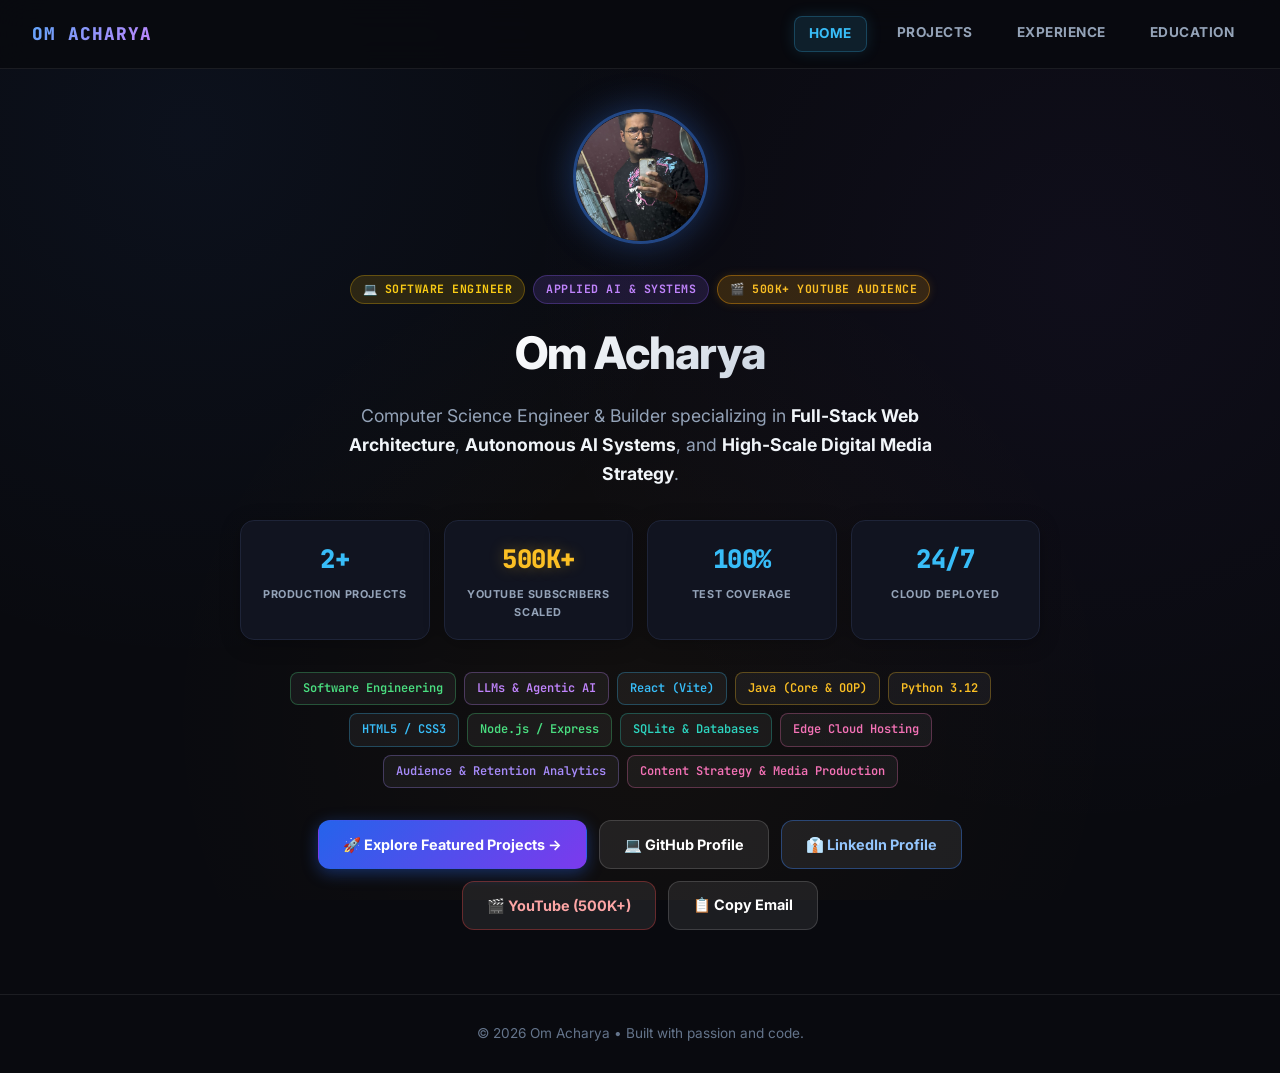
<file: index.html>
<!DOCTYPE html>
<html lang="en">
<head>
    <meta charset="UTF-8">
    <meta name="viewport" content="width=device-width, initial-scale=1.0">
    <title>Om Acharya | Software Engineer • AI Systems & Full-Stack Architecture</title>
    
    <!-- Meta & SEO Tags -->
    <meta name="description" content="Om Acharya — Computer Science Engineer specializing in Full-Stack Web Architecture, Autonomous AI Systems, High-Performance Computing, and Digital Media (500K+ YouTube Audience).">
    <meta name="keywords" content="Om Acharya, Software Engineer, Full-Stack AI, Python, React, Java, Node.js, Systems Architecture, Content Creator">
    <meta property="og:title" content="Om Acharya | Software Engineer • AI Systems & Full-Stack Architecture">
    <meta property="og:description" content="Explore production projects including AI Website Generator Studio, CLI Mathematical Engine, and 500K+ Creator milestone.">
    <meta property="og:type" content="website">
    <meta name="twitter:card" content="summary_large_image">

    <!-- High-Tech SVG Favicon -->
    <link rel="icon" type="image/svg+xml" href="data:image/svg+xml,<svg xmlns='http://www.w3.org/2000/svg' viewBox='0 0 100 100'><circle cx='50' cy='50' r='46' fill='%23090a0f' stroke='%233b82f6' stroke-width='6'/><text x='50' y='64' font-size='42' font-family='monospace' font-weight='bold' fill='%2338bdf8' text-anchor='middle'>OA</text></svg>">
    
    <link rel="stylesheet" href="style.css">
    <link rel="preconnect" href="https://fonts.googleapis.com">
    <link rel="preconnect" href="https://fonts.gstatic.com" crossorigin>
    <link href="https://fonts.googleapis.com/css2?family=Inter:wght@400;500;600;700;800&family=JetBrains+Mono:wght@400;500;700&display=swap" rel="stylesheet">
</head>
<body>
<nav class="top-nav">
    <div class="nav-brand"><a href="index.html">OM ACHARYA</a></div>
    <div class="nav-links">
        <a href="index.html" class="active">HOME</a>
        <a href="projects.html">PROJECTS</a>
        <a href="experience.html">EXPERIENCE</a>
        <a href="education.html">EDUCATION</a>
    </div>
</nav>

<div class="container hero-container">
    <div class="hero-avatar-wrap">
        <img src="cropped_circle_image.png" alt="Om Acharya" class="hero-avatar" />
    </div>

    <div class="card-badge-row" style="justify-content: center; margin-bottom: 14px;">
        <span class="badge badge-featured">💻 SOFTWARE ENGINEER</span>
        <span class="badge badge-role">APPLIED AI & SYSTEMS</span>
        <span class="badge badge-gold">🎬 500K+ YOUTUBE AUDIENCE</span>
    </div>

    <h1 class="hero-name">Om Acharya</h1>
    <p class="hero-bio">
        Computer Science Engineer & Builder specializing in <strong>Full-Stack Web Architecture</strong>, <strong>Autonomous AI Systems</strong>, and <strong>High-Scale Digital Media Strategy</strong>.
    </p>

    <!-- Quick Stats Metric Row (4 Columns) -->
    <div class="metrics-row">
        <div class="metric-card">
            <div class="metric-val">2+</div>
            <div class="metric-lbl">PRODUCTION PROJECTS</div>
        </div>
        <div class="metric-card">
            <div class="metric-val gold">500K+</div>
            <div class="metric-lbl">YOUTUBE SUBSCRIBERS SCALED</div>
        </div>
        <div class="metric-card">
            <div class="metric-val">100%</div>
            <div class="metric-lbl">TEST COVERAGE</div>
        </div>
        <div class="metric-card">
            <div class="metric-val">24/7</div>
            <div class="metric-lbl">CLOUD DEPLOYED</div>
        </div>
    </div>

    <!-- Core Skills Pills -->
    <div class="tech-pills" style="justify-content: center; max-width: 760px; margin: 0 auto 32px auto;">
        <span class="tech-pill node">Software Engineering</span>
        <span class="tech-pill ai">LLMs & Agentic AI</span>
        <span class="tech-pill react">React (Vite)</span>
        <span class="tech-pill python">Java (Core & OOP)</span>
        <span class="tech-pill python">Python 3.12</span>
        <span class="tech-pill html">HTML5 / CSS3</span>
        <span class="tech-pill node">Node.js / Express</span>
        <span class="tech-pill db">SQLite & Databases</span>
        <span class="tech-pill cloud">Edge Cloud Hosting</span>
        <span class="tech-pill auth">Audience & Retention Analytics</span>
        <span class="tech-pill cloud">Content Strategy & Media Production</span>
    </div>

    <!-- Navigation Action Buttons -->
    <div class="hero-cta-group">
        <a href="projects.html" class="btn btn-primary">
            🚀 Explore Featured Projects →
        </a>
        <a href="https://github.com/lukedale7776-web" target="_blank" rel="noopener noreferrer" class="btn btn-secondary">
            💻 GitHub Profile
        </a>
        <a href="https://www.linkedin.com/in/om-acharya-dev" target="_blank" rel="noopener noreferrer" class="btn btn-secondary" style="border-color: rgba(59, 130, 246, 0.4); color: #93c5fd;">
            👔 LinkedIn Profile
        </a>
        <a href="https://youtube.com/@bizarreshits?si=qPUZygNQybqfwOqD" target="_blank" rel="noopener noreferrer" class="btn btn-secondary" style="border-color: rgba(239, 68, 68, 0.35); color: #fca5a5;">
            🎬 YouTube (500K+)
        </a>
        <button id="copyEmailBtn" class="btn btn-secondary" onclick="copyEmail()">
            📋 Copy Email
        </button>
    </div>
    <div id="copyToast" class="copy-toast">Email copied to clipboard: lukedale7776@gmail.com ✨</div>
</div>

<footer class="footer">
    © 2026 Om Acharya • Built with passion and code.
</footer>

<script>
function copyEmail() {
    navigator.clipboard.writeText('lukedale7776@gmail.com').then(() => {
        const toast = document.getElementById('copyToast');
        const btn = document.getElementById('copyEmailBtn');
        btn.innerText = '✅ Copied!';
        toast.classList.add('show');
        setTimeout(() => {
            btn.innerText = '📋 Copy Email';
            toast.classList.remove('show');
        }, 2500);
    });
}
</script>
</body>
</html>
</file>
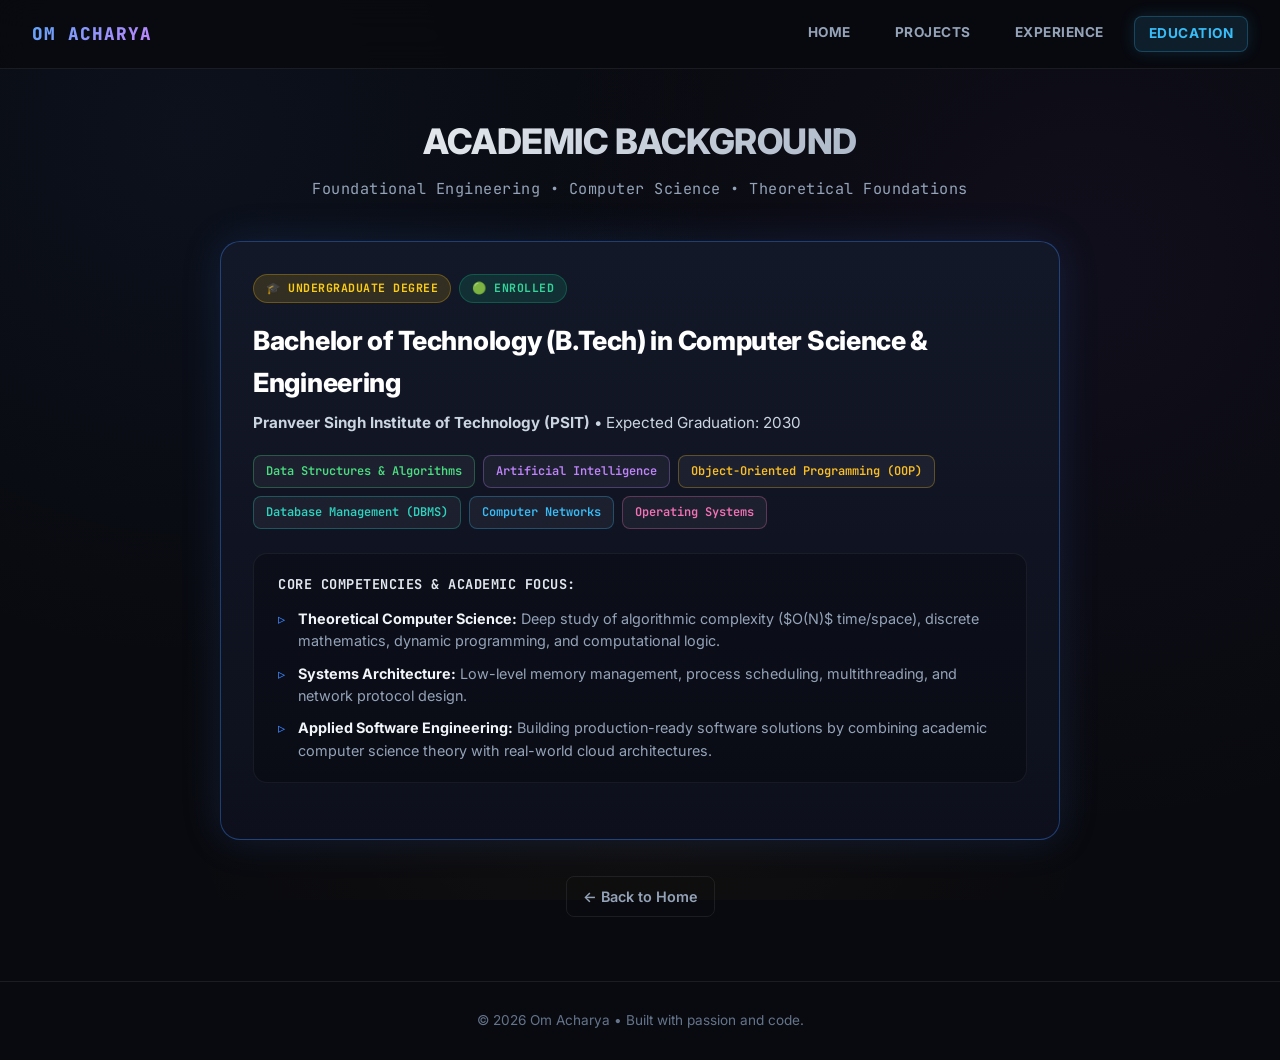
<file: education.html>
<!DOCTYPE html>
<html lang="en">
<head>
    <meta charset="UTF-8">
    <meta name="viewport" content="width=device-width, initial-scale=1.0">
    <title>Education | Om Acharya</title>
    <meta name="description" content="Academic background and foundational Computer Science Engineering education of Om Acharya.">
    <link rel="icon" type="image/svg+xml" href="data:image/svg+xml,<svg xmlns='http://www.w3.org/2000/svg' viewBox='0 0 100 100'><circle cx='50' cy='50' r='46' fill='%23090a0f' stroke='%233b82f6' stroke-width='6'/><text x='50' y='64' font-size='42' font-family='monospace' font-weight='bold' fill='%2338bdf8' text-anchor='middle'>OA</text></svg>">
    <link rel="stylesheet" href="style.css">
    <link rel="preconnect" href="https://fonts.googleapis.com">
    <link rel="preconnect" href="https://fonts.gstatic.com" crossorigin>
    <link href="https://fonts.googleapis.com/css2?family=Inter:wght@400;500;600;700;800&family=JetBrains+Mono:wght@400;500;700&display=swap" rel="stylesheet">
</head>
<body>
<nav class="top-nav">
    <div class="nav-brand"><a href="index.html">OM ACHARYA</a></div>
    <div class="nav-links">
        <a href="index.html">HOME</a>
        <a href="projects.html">PROJECTS</a>
        <a href="experience.html">EXPERIENCE</a>
        <a href="education.html" class="active">EDUCATION</a>
    </div>
</nav>

<div class="container">
    <header class="page-header">
        <h1 class="page-title">ACADEMIC BACKGROUND</h1>
        <p class="page-subtitle">Foundational Engineering • Computer Science • Theoretical Foundations</p>
    </header>

    <div class="project-card flagship-card">
        <div class="card-badge-row">
            <span class="badge badge-featured">🎓 UNDERGRADUATE DEGREE</span>
            <span class="badge badge-status">🟢 ENROLLED</span>
        </div>
        
        <h2 class="project-title">Bachelor of Technology (B.Tech) in Computer Science & Engineering</h2>
        <p class="project-tagline"><strong>Pranveer Singh Institute of Technology (PSIT)</strong> • Expected Graduation: 2030</p>

        <div class="tech-pills">
            <span class="tech-pill node">Data Structures & Algorithms</span>
            <span class="tech-pill ai">Artificial Intelligence</span>
            <span class="tech-pill python">Object-Oriented Programming (OOP)</span>
            <span class="tech-pill db">Database Management (DBMS)</span>
            <span class="tech-pill react">Computer Networks</span>
            <span class="tech-pill cloud">Operating Systems</span>
        </div>

        <div class="project-highlights">
            <h4 class="highlights-title">Core Competencies & Academic Focus:</h4>
            <ul class="highlights-list">
                <li><strong>Theoretical Computer Science:</strong> Deep study of algorithmic complexity ($O(N)$ time/space), discrete mathematics, dynamic programming, and computational logic.</li>
                <li><strong>Systems Architecture:</strong> Low-level memory management, process scheduling, multithreading, and network protocol design.</li>
                <li><strong>Applied Software Engineering:</strong> Building production-ready software solutions by combining academic computer science theory with real-world cloud architectures.</li>
            </ul>
        </div>
    </div>

    <div class="nav-footer">
        <a href="index.html" class="btn-back">← Back to Home</a>
    </div>
</div>

<footer class="footer">
    © 2026 Om Acharya • Built with passion and code.
</footer>
</body>
</html>
</file>
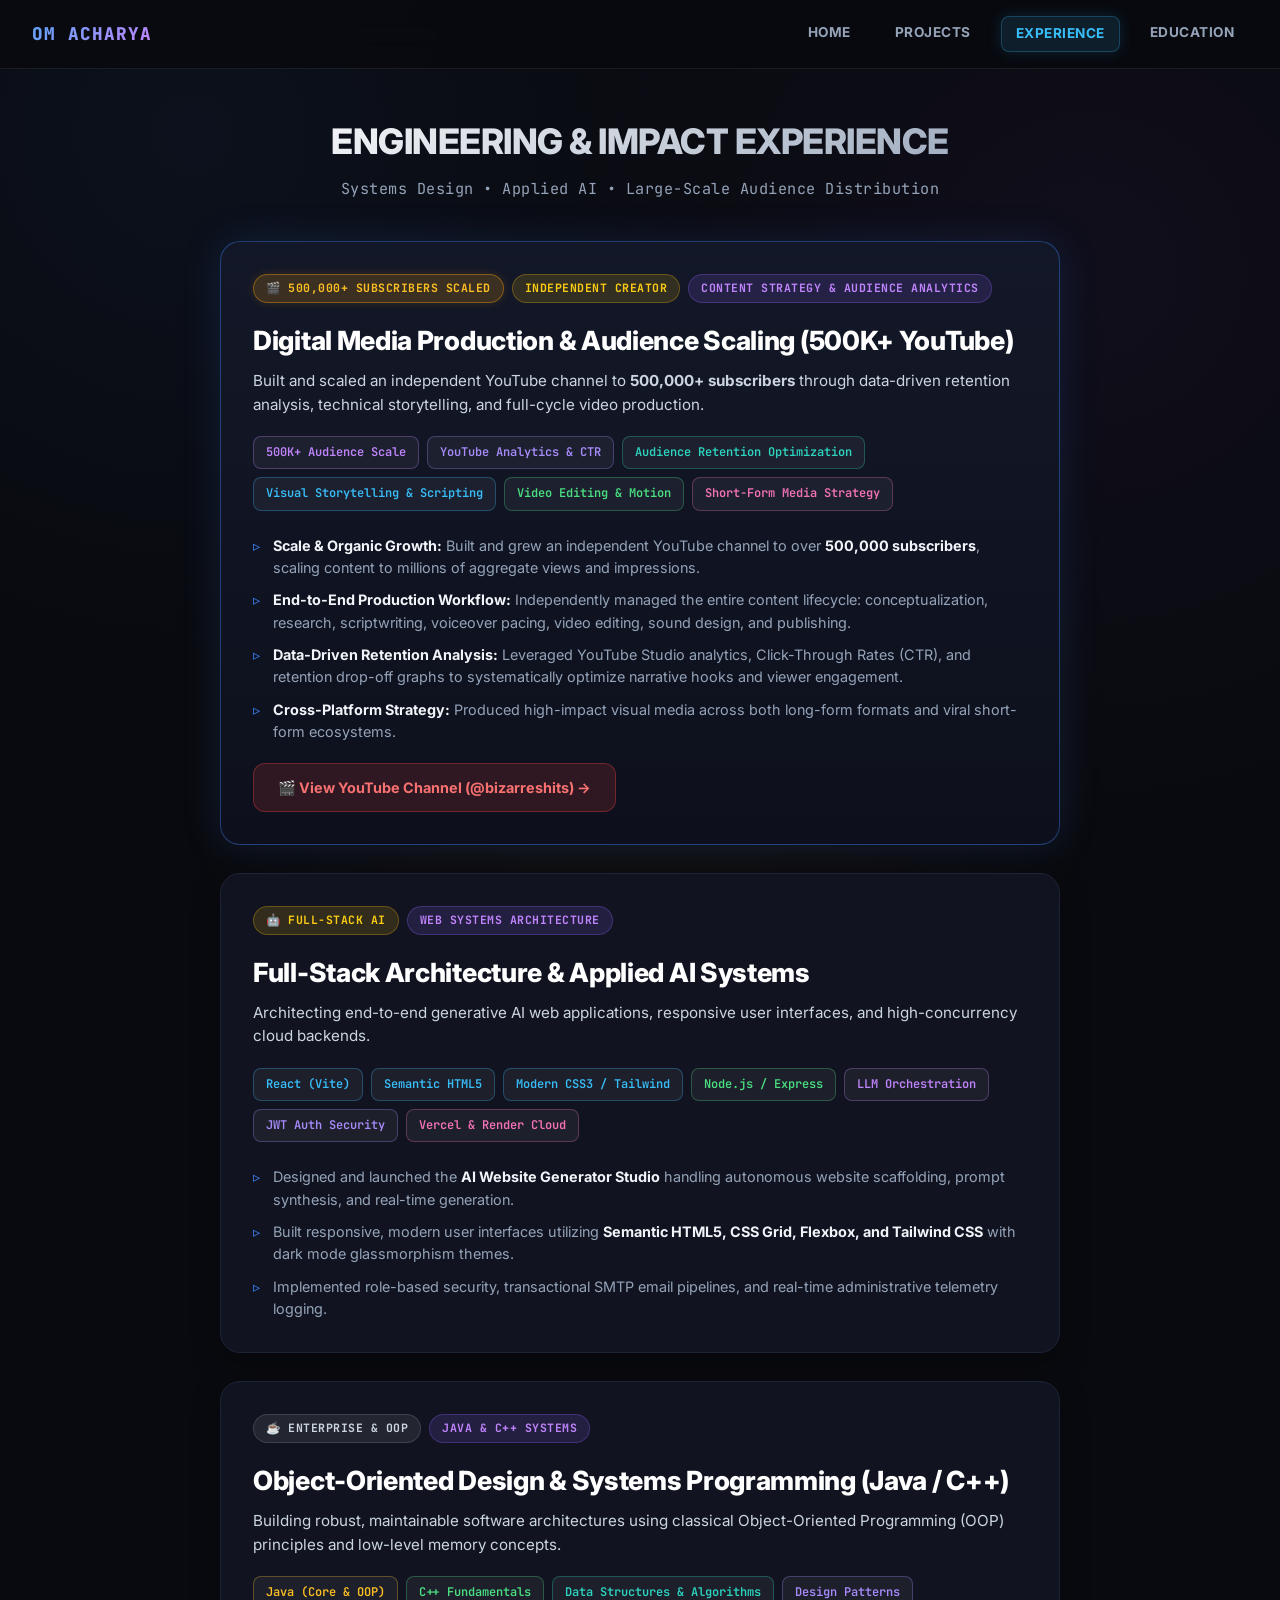
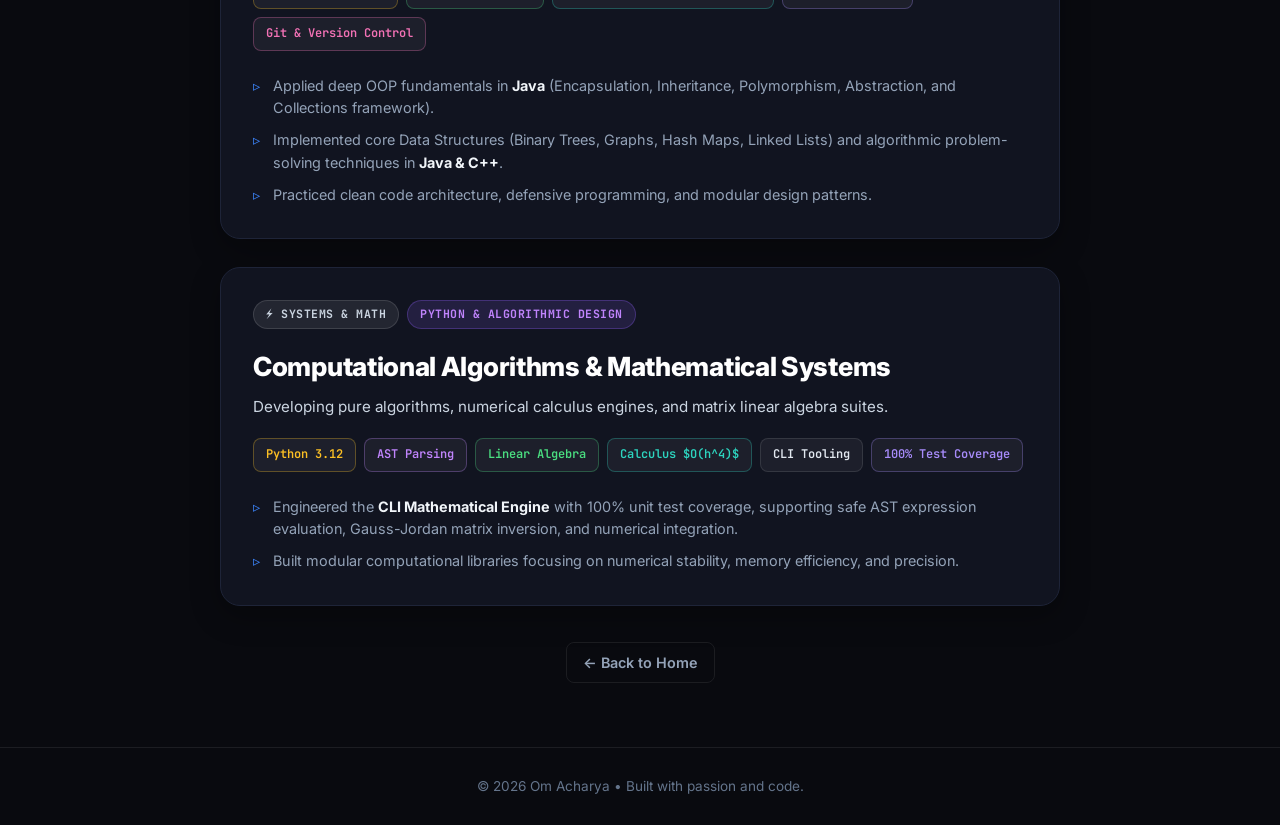
<file: experience.html>
<!DOCTYPE html>
<html lang="en">
<head>
    <meta charset="UTF-8">
    <meta name="viewport" content="width=device-width, initial-scale=1.0">
    <title>Experience & Skills | Om Acharya</title>
    <meta name="description" content="Technical disciplines, Java/C++ systems, full-stack web, algorithmic engineering, and 500K+ YouTube audience creator experience of Om Acharya.">
    <link rel="icon" type="image/svg+xml" href="data:image/svg+xml,<svg xmlns='http://www.w3.org/2000/svg' viewBox='0 0 100 100'><circle cx='50' cy='50' r='46' fill='%23090a0f' stroke='%233b82f6' stroke-width='6'/><text x='50' y='64' font-size='42' font-family='monospace' font-weight='bold' fill='%2338bdf8' text-anchor='middle'>OA</text></svg>">
    <link rel="stylesheet" href="style.css">
    <link rel="preconnect" href="https://fonts.googleapis.com">
    <link rel="preconnect" href="https://fonts.gstatic.com" crossorigin>
    <link href="https://fonts.googleapis.com/css2?family=Inter:wght@400;500;600;700;800&family=JetBrains+Mono:wght@400;500;700&display=swap" rel="stylesheet">
</head>
<body>
<nav class="top-nav">
    <div class="nav-brand"><a href="index.html">OM ACHARYA</a></div>
    <div class="nav-links">
        <a href="index.html">HOME</a>
        <a href="projects.html">PROJECTS</a>
        <a href="experience.html" class="active">EXPERIENCE</a>
        <a href="education.html">EDUCATION</a>
    </div>
</nav>

<div class="container">
    <header class="page-header">
        <h1 class="page-title">ENGINEERING & IMPACT EXPERIENCE</h1>
        <p class="page-subtitle">Systems Design • Applied AI • Large-Scale Audience Distribution</p>
    </header>

    <!-- DOMAIN 1: Digital Media & 500K+ Audience Creator -->
    <div class="project-card flagship-card">
        <div class="card-badge-row">
            <span class="badge badge-gold">🎬 500,000+ SUBSCRIBERS SCALED</span>
            <span class="badge badge-featured">INDEPENDENT CREATOR</span>
            <span class="badge badge-role">Content Strategy & Audience Analytics</span>
        </div>
        <h2 class="project-title">Digital Media Production & Audience Scaling (500K+ YouTube)</h2>
        <p class="project-tagline">Built and scaled an independent YouTube channel to <strong>500,000+ subscribers</strong> through data-driven retention analysis, technical storytelling, and full-cycle video production.</p>
        <div class="tech-pills">
            <span class="tech-pill ai">500K+ Audience Scale</span>
            <span class="tech-pill auth">YouTube Analytics & CTR</span>
            <span class="tech-pill db">Audience Retention Optimization</span>
            <span class="tech-pill react">Visual Storytelling & Scripting</span>
            <span class="tech-pill node">Video Editing & Motion</span>
            <span class="tech-pill cloud">Short-Form Media Strategy</span>
        </div>
        <ul class="highlights-list">
            <li><strong>Scale & Organic Growth:</strong> Built and grew an independent YouTube channel to over <strong>500,000 subscribers</strong>, scaling content to millions of aggregate views and impressions.</li>
            <li><strong>End-to-End Production Workflow:</strong> Independently managed the entire content lifecycle: conceptualization, research, scriptwriting, voiceover pacing, video editing, sound design, and publishing.</li>
            <li><strong>Data-Driven Retention Analysis:</strong> Leveraged YouTube Studio analytics, Click-Through Rates (CTR), and retention drop-off graphs to systematically optimize narrative hooks and viewer engagement.</li>
            <li><strong>Cross-Platform Strategy:</strong> Produced high-impact visual media across both long-form formats and viral short-form ecosystems.</li>
        </ul>
        <div style="margin-top: 20px;">
            <a href="https://youtube.com/@bizarreshits?si=qPUZygNQybqfwOqD" target="_blank" rel="noopener noreferrer" class="btn btn-secondary" style="background: rgba(239, 68, 68, 0.15); color: #f87171; border-color: rgba(239, 68, 68, 0.35);">
                🎬 View YouTube Channel (@bizarreshits) →
            </a>
        </div>
    </div>

    <!-- DOMAIN 2: Full-Stack Web & AI Platforms -->
    <div class="project-card" style="margin-top: 24px;">
        <div class="card-badge-row">
            <span class="badge badge-featured">🤖 FULL-STACK AI</span>
            <span class="badge badge-role">Web Systems Architecture</span>
        </div>
        <h2 class="project-title">Full-Stack Architecture & Applied AI Systems</h2>
        <p class="project-tagline">Architecting end-to-end generative AI web applications, responsive user interfaces, and high-concurrency cloud backends.</p>
        <div class="tech-pills">
            <span class="tech-pill react">React (Vite)</span>
            <span class="tech-pill html">Semantic HTML5</span>
            <span class="tech-pill react">Modern CSS3 / Tailwind</span>
            <span class="tech-pill node">Node.js / Express</span>
            <span class="tech-pill ai">LLM Orchestration</span>
            <span class="tech-pill auth">JWT Auth Security</span>
            <span class="tech-pill cloud">Vercel & Render Cloud</span>
        </div>
        <ul class="highlights-list">
            <li>Designed and launched the <strong>AI Website Generator Studio</strong> handling autonomous website scaffolding, prompt synthesis, and real-time generation.</li>
            <li>Built responsive, modern user interfaces utilizing <strong>Semantic HTML5, CSS Grid, Flexbox, and Tailwind CSS</strong> with dark mode glassmorphism themes.</li>
            <li>Implemented role-based security, transactional SMTP email pipelines, and real-time administrative telemetry logging.</li>
        </ul>
    </div>

    <!-- DOMAIN 3: Core Object-Oriented & Systems Engineering (Java & C++) -->
    <div class="project-card" style="margin-top: 24px;">
        <div class="card-badge-row">
            <span class="badge badge-category">☕ Enterprise & OOP</span>
            <span class="badge badge-role">Java & C++ Systems</span>
        </div>
        <h2 class="project-title">Object-Oriented Design & Systems Programming (Java / C++)</h2>
        <p class="project-tagline">Building robust, maintainable software architectures using classical Object-Oriented Programming (OOP) principles and low-level memory concepts.</p>
        <div class="tech-pills">
            <span class="tech-pill python">Java (Core & OOP)</span>
            <span class="tech-pill node">C++ Fundamentals</span>
            <span class="tech-pill db">Data Structures & Algorithms</span>
            <span class="tech-pill auth">Design Patterns</span>
            <span class="tech-pill cloud">Git & Version Control</span>
        </div>
        <ul class="highlights-list">
            <li>Applied deep OOP fundamentals in <strong>Java</strong> (Encapsulation, Inheritance, Polymorphism, Abstraction, and Collections framework).</li>
            <li>Implemented core Data Structures (Binary Trees, Graphs, Hash Maps, Linked Lists) and algorithmic problem-solving techniques in <strong>Java & C++</strong>.</li>
            <li>Practiced clean code architecture, defensive programming, and modular design patterns.</li>
        </ul>
    </div>

    <!-- DOMAIN 4: Computational Algorithms & Python -->
    <div class="project-card" style="margin-top: 24px;">
        <div class="card-badge-row">
            <span class="badge badge-category">⚡ Systems & Math</span>
            <span class="badge badge-role">Python & Algorithmic Design</span>
        </div>
        <h2 class="project-title">Computational Algorithms & Mathematical Systems</h2>
        <p class="project-tagline">Developing pure algorithms, numerical calculus engines, and matrix linear algebra suites.</p>
        <div class="tech-pills">
            <span class="tech-pill python">Python 3.12</span>
            <span class="tech-pill ai">AST Parsing</span>
            <span class="tech-pill node">Linear Algebra</span>
            <span class="tech-pill db">Calculus $O(h^4)$</span>
            <span class="tech-pill sys">CLI Tooling</span>
            <span class="tech-pill auth">100% Test Coverage</span>
        </div>
        <ul class="highlights-list">
            <li>Engineered the <strong>CLI Mathematical Engine</strong> with 100% unit test coverage, supporting safe AST expression evaluation, Gauss-Jordan matrix inversion, and numerical integration.</li>
            <li>Built modular computational libraries focusing on numerical stability, memory efficiency, and precision.</li>
        </ul>
    </div>

    <div class="nav-footer">
        <a href="index.html" class="btn-back">← Back to Home</a>
    </div>
</div>

<footer class="footer">
    © 2026 Om Acharya • Built with passion and code.
</footer>
</body>
</html>
</file>
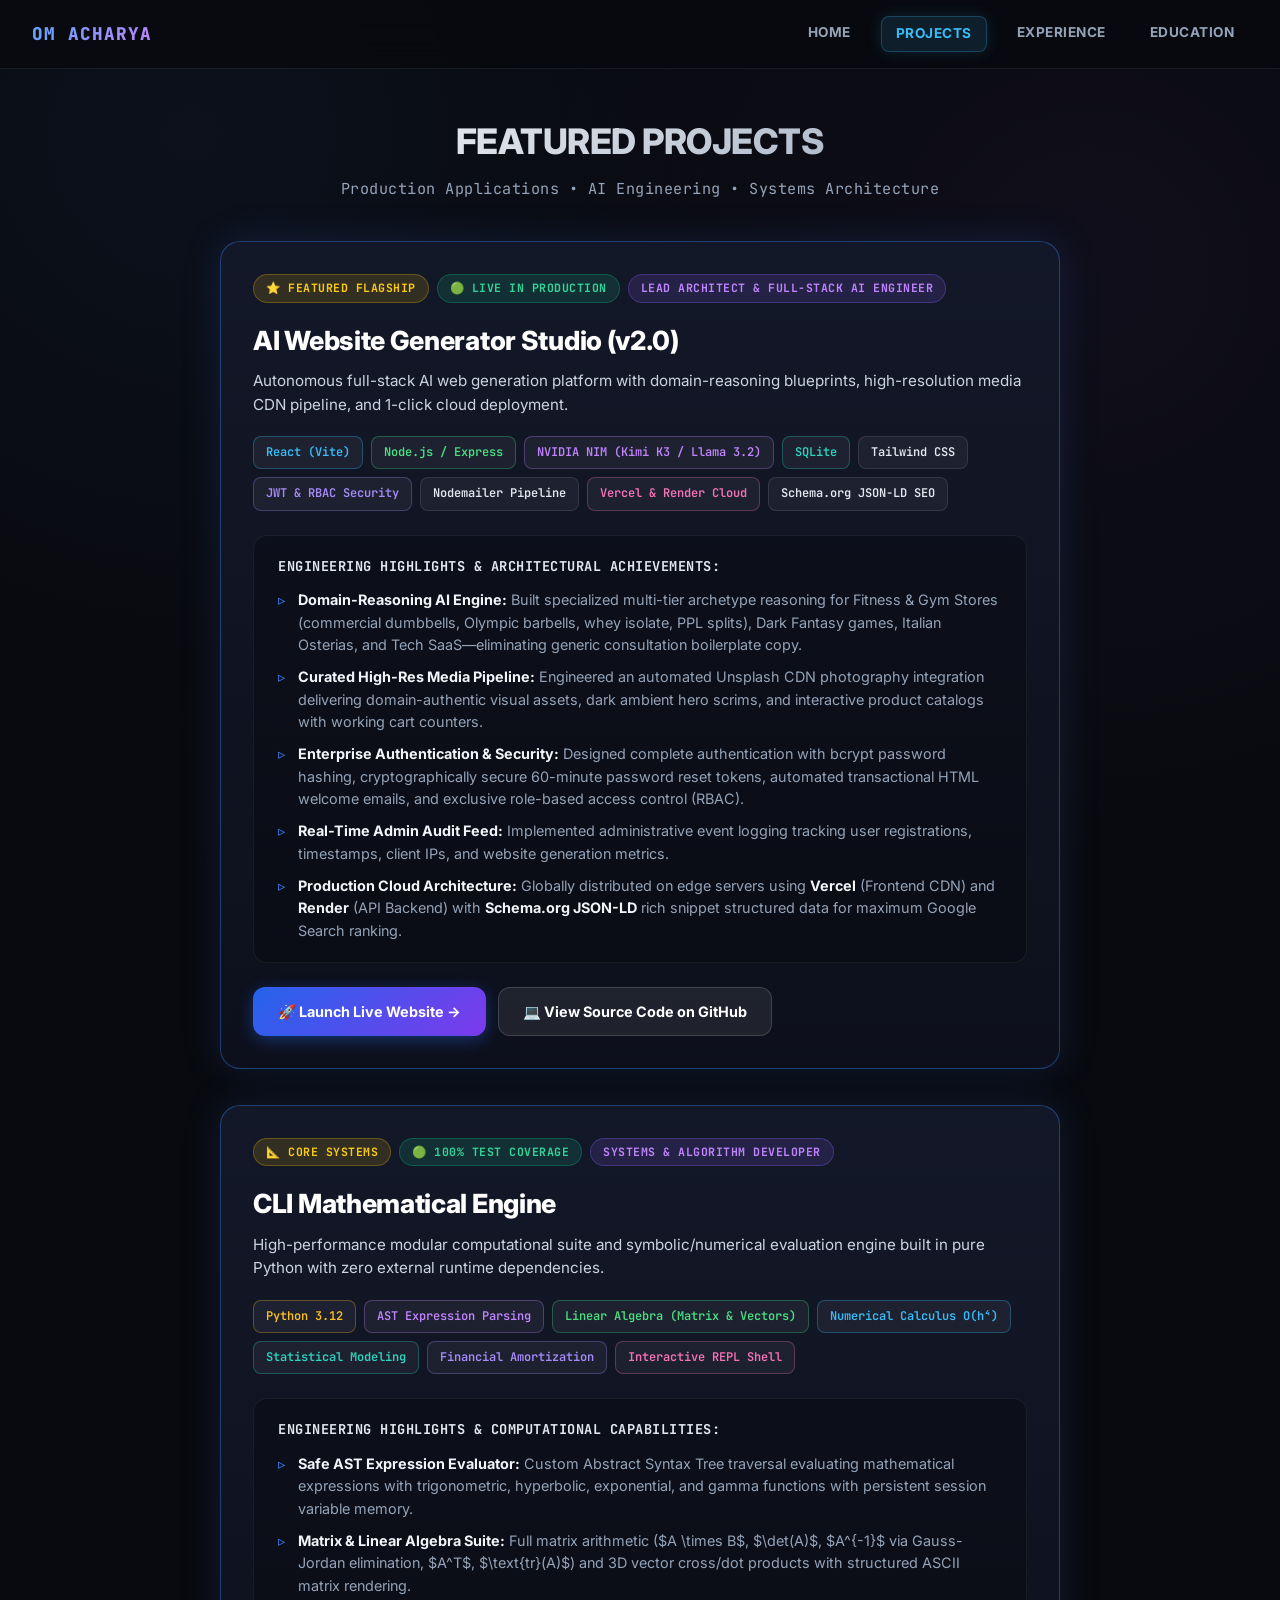
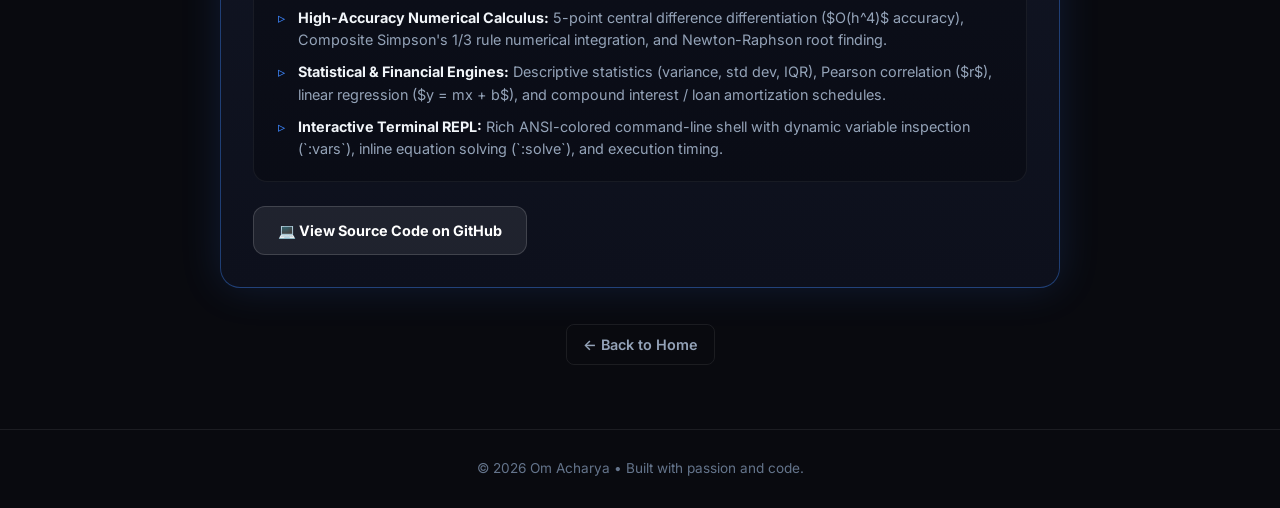
<file: projects.html>
<!DOCTYPE html>
<html lang="en">
<head>
    <meta charset="UTF-8">
    <meta name="viewport" content="width=device-width, initial-scale=1.0">
    <title>Featured Projects | Om Acharya</title>
    <meta name="description" content="Featured production software and algorithmic systems engineered by Om Acharya.">
    <link rel="icon" type="image/svg+xml" href="data:image/svg+xml,<svg xmlns='http://www.w3.org/2000/svg' viewBox='0 0 100 100'><circle cx='50' cy='50' r='46' fill='%23090a0f' stroke='%233b82f6' stroke-width='6'/><text x='50' y='64' font-size='42' font-family='monospace' font-weight='bold' fill='%2338bdf8' text-anchor='middle'>OA</text></svg>">
    <link rel="stylesheet" href="style.css">
    <link rel="preconnect" href="https://fonts.googleapis.com">
    <link rel="preconnect" href="https://fonts.gstatic.com" crossorigin>
    <link href="https://fonts.googleapis.com/css2?family=Inter:wght@400;500;600;700;800&family=JetBrains+Mono:wght@400;500;700&display=swap" rel="stylesheet">
</head>
<body>
<nav class="top-nav">
    <div class="nav-brand"><a href="index.html">OM ACHARYA</a></div>
    <div class="nav-links">
        <a href="index.html">HOME</a>
        <a href="projects.html" class="active">PROJECTS</a>
        <a href="experience.html">EXPERIENCE</a>
        <a href="education.html">EDUCATION</a>
    </div>
</nav>

<div class="container">
    <header class="page-header">
        <h1 class="page-title">FEATURED PROJECTS</h1>
        <p class="page-subtitle">Production Applications • AI Engineering • Systems Architecture</p>
    </header>

    <!-- PROJECT 1: AI Website Generator Studio -->
    <div class="project-card flagship-card">
        <div class="card-badge-row">
            <span class="badge badge-featured">⭐ FEATURED FLAGSHIP</span>
            <span class="badge badge-status">🟢 LIVE IN PRODUCTION</span>
            <span class="badge badge-role">Lead Architect & Full-Stack AI Engineer</span>
        </div>
        
        <h2 class="project-title">AI Website Generator Studio (v2.0)</h2>
        <p class="project-tagline">Autonomous full-stack AI web generation platform with domain-reasoning blueprints, high-resolution media CDN pipeline, and 1-click cloud deployment.</p>

        <div class="tech-pills">
            <span class="tech-pill react">React (Vite)</span>
            <span class="tech-pill node">Node.js / Express</span>
            <span class="tech-pill ai">NVIDIA NIM (Kimi K3 / Llama 3.2)</span>
            <span class="tech-pill db">SQLite</span>
            <span class="tech-pill tailwind">Tailwind CSS</span>
            <span class="tech-pill auth">JWT & RBAC Security</span>
            <span class="tech-pill mail">Nodemailer Pipeline</span>
            <span class="tech-pill cloud">Vercel & Render Cloud</span>
            <span class="tech-pill seo">Schema.org JSON-LD SEO</span>
        </div>

        <div class="project-highlights">
            <h4 class="highlights-title">Engineering Highlights & Architectural Achievements:</h4>
            <ul class="highlights-list">
                <li><strong>Domain-Reasoning AI Engine:</strong> Built specialized multi-tier archetype reasoning for Fitness & Gym Stores (commercial dumbbells, Olympic barbells, whey isolate, PPL splits), Dark Fantasy games, Italian Osterias, and Tech SaaS—eliminating generic consultation boilerplate copy.</li>
                <li><strong>Curated High-Res Media Pipeline:</strong> Engineered an automated Unsplash CDN photography integration delivering domain-authentic visual assets, dark ambient hero scrims, and interactive product catalogs with working cart counters.</li>
                <li><strong>Enterprise Authentication & Security:</strong> Designed complete authentication with bcrypt password hashing, cryptographically secure 60-minute password reset tokens, automated transactional HTML welcome emails, and exclusive role-based access control (RBAC).</li>
                <li><strong>Real-Time Admin Audit Feed:</strong> Implemented administrative event logging tracking user registrations, timestamps, client IPs, and website generation metrics.</li>
                <li><strong>Production Cloud Architecture:</strong> Globally distributed on edge servers using <strong>Vercel</strong> (Frontend CDN) and <strong>Render</strong> (API Backend) with <strong>Schema.org JSON-LD</strong> rich snippet structured data for maximum Google Search ranking.</li>
            </ul>
        </div>

        <div class="project-actions">
            <a href="https://ai-website-generator-lukedale7776-web.vercel.app" target="_blank" rel="noopener noreferrer" class="btn btn-primary">
                🚀 Launch Live Website →
            </a>
            <a href="https://github.com/lukedale7776-web/ai-website-generator" target="_blank" rel="noopener noreferrer" class="btn btn-secondary">
                💻 View Source Code on GitHub
            </a>
        </div>
    </div>

    <!-- PROJECT 2: CLI Mathematical Engine -->
    <div class="project-card flagship-card" style="margin-top: 36px;">
        <div class="card-badge-row">
            <span class="badge badge-featured">📐 CORE SYSTEMS</span>
            <span class="badge badge-status">🟢 100% TEST COVERAGE</span>
            <span class="badge badge-role">Systems & Algorithm Developer</span>
        </div>
        
        <h2 class="project-title">CLI Mathematical Engine</h2>
        <p class="project-tagline">High-performance modular computational suite and symbolic/numerical evaluation engine built in pure Python with zero external runtime dependencies.</p>

        <div class="tech-pills">
            <span class="tech-pill python">Python 3.12</span>
            <span class="tech-pill ai">AST Expression Parsing</span>
            <span class="tech-pill node">Linear Algebra (Matrix & Vectors)</span>
            <span class="tech-pill react">Numerical Calculus O(h⁴)</span>
            <span class="tech-pill db">Statistical Modeling</span>
            <span class="tech-pill auth">Financial Amortization</span>
            <span class="tech-pill cloud">Interactive REPL Shell</span>
        </div>

        <div class="project-highlights">
            <h4 class="highlights-title">Engineering Highlights & Computational Capabilities:</h4>
            <ul class="highlights-list">
                <li><strong>Safe AST Expression Evaluator:</strong> Custom Abstract Syntax Tree traversal evaluating mathematical expressions with trigonometric, hyperbolic, exponential, and gamma functions with persistent session variable memory.</li>
                <li><strong>Matrix & Linear Algebra Suite:</strong> Full matrix arithmetic ($A \times B$, $\det(A)$, $A^{-1}$ via Gauss-Jordan elimination, $A^T$, $\text{tr}(A)$) and 3D vector cross/dot products with structured ASCII matrix rendering.</li>
                <li><strong>High-Accuracy Numerical Calculus:</strong> 5-point central difference differentiation ($O(h^4)$ accuracy), Composite Simpson's 1/3 rule numerical integration, and Newton-Raphson root finding.</li>
                <li><strong>Statistical & Financial Engines:</strong> Descriptive statistics (variance, std dev, IQR), Pearson correlation ($r$), linear regression ($y = mx + b$), and compound interest / loan amortization schedules.</li>
                <li><strong>Interactive Terminal REPL:</strong> Rich ANSI-colored command-line shell with dynamic variable inspection (`:vars`), inline equation solving (`:solve`), and execution timing.</li>
            </ul>
        </div>

        <div class="project-actions">
            <a href="https://github.com/lukedale7776-web/cli-mathematical-engine" target="_blank" rel="noopener noreferrer" class="btn btn-secondary">
                💻 View Source Code on GitHub
            </a>
        </div>
    </div>

    <div class="nav-footer">
        <a href="index.html" class="btn-back">← Back to Home</a>
    </div>
</div>

<footer class="footer">
    © 2026 Om Acharya • Built with passion and code.
</footer>
</body>
</html>
</file>
<file: style.css>
:root {
    --bg: #090a0f;
    --card-bg: #111420;
    --card-hover-bg: #141928;
    --card-border: #1e2438;
    --text-primary: #f8fafc;
    --text-secondary: #94a3b8;
    --accent-blue: #3b82f6;
    --accent-purple: #8b5cf6;
    --accent-emerald: #10b981;
    --accent-cyan: #06b6d4;
    --accent-gold: #fbbf24;
    --flagship-border: rgba(59, 130, 246, 0.4);
    --flagship-glow: rgba(59, 130, 246, 0.15);
}

* {
    box-sizing: border-box;
    margin: 0;
    padding: 0;
}

html {
    scroll-behavior: smooth;
    color-scheme: dark;
}

body {
    background-color: var(--bg);
    color: var(--text-primary);
    font-family: 'Inter', system-ui, -apple-system, BlinkMacSystemFont, 'Segoe UI', Roboto, sans-serif;
    display: flex;
    flex-direction: column;
    min-height: 100vh;
    line-height: 1.6;
    background-image: 
        radial-gradient(circle at 15% 15%, rgba(59, 130, 246, 0.06) 0%, transparent 40%),
        radial-gradient(circle at 85% 30%, rgba(139, 92, 246, 0.05) 0%, transparent 45%),
        radial-gradient(circle at 50% 80%, rgba(245, 158, 11, 0.04) 0%, transparent 50%);
    background-attachment: fixed;
    overflow-x: hidden;
}

/* Universal Sticky Top Navigation */
.top-nav {
    position: sticky;
    top: 0;
    z-index: 100;
    background: rgba(9, 10, 15, 0.85);
    backdrop-filter: blur(16px);
    -webkit-backdrop-filter: blur(16px);
    border-bottom: 1px solid rgba(255, 255, 255, 0.08);
    display: flex;
    align-items: center;
    justify-content: space-between;
    padding: 16px 32px;
    max-width: 100%;
}

.nav-brand a {
    font-family: 'JetBrains Mono', monospace;
    font-weight: 800;
    font-size: 1.1rem;
    letter-spacing: 1px;
    color: #ffffff;
    text-decoration: none;
    background: linear-gradient(135deg, #60a5fa, #c084fc);
    -webkit-background-clip: text;
    -webkit-text-fill-color: transparent;
    transition: opacity 0.2s ease;
}

.nav-brand a:hover {
    opacity: 0.85;
}

.nav-links {
    display: flex;
    gap: 16px;
}

.nav-links a {
    color: var(--text-secondary);
    text-decoration: none;
    font-size: 0.85rem;
    font-weight: 700;
    letter-spacing: 0.5px;
    padding: 6px 14px;
    border-radius: 8px;
    transition: all 0.2s cubic-bezier(0.16, 1, 0.3, 1);
    position: relative;
}

.nav-links a:hover {
    color: #ffffff;
    background: rgba(255, 255, 255, 0.06);
    transform: translateY(-1px);
}

.nav-links a.active {
    color: #38bdf8;
    background: rgba(56, 189, 248, 0.12);
    border: 1px solid rgba(56, 189, 248, 0.25);
    box-shadow: 0 0 15px rgba(56, 189, 248, 0.15);
}

/* Container */
.container {
    max-width: 880px;
    width: 100%;
    margin: 0 auto;
    padding: 44px 20px 64px 20px;
    flex: 1;
    animation: fadeIn 0.6s cubic-bezier(0.16, 1, 0.3, 1) forwards;
}

@keyframes fadeIn {
    from { opacity: 0; transform: translateY(12px); }
    to { opacity: 1; transform: translateY(0); }
}

.hero-container {
    display: flex;
    flex-direction: column;
    align-items: center;
    text-align: center;
    padding-top: 40px;
}

.hero-avatar-wrap {
    margin-bottom: 24px;
    position: relative;
}

.hero-avatar {
    width: 135px;
    height: 135px;
    border-radius: 50%;
    border: 3px solid rgba(59, 130, 246, 0.5);
    box-shadow: 0 0 35px rgba(59, 130, 246, 0.35);
    object-fit: cover;
    transition: transform 0.3s ease, box-shadow 0.3s ease;
}

.hero-avatar:hover {
    transform: scale(1.04);
    box-shadow: 0 0 45px rgba(59, 130, 246, 0.5);
}

.hero-name {
    font-size: 2.8rem;
    font-weight: 800;
    letter-spacing: -1px;
    margin-bottom: 12px;
    background: linear-gradient(135deg, #ffffff 0%, #cbd5e1 100%);
    -webkit-background-clip: text;
    -webkit-text-fill-color: transparent;
}

.hero-bio {
    font-size: 1.1rem;
    color: var(--text-secondary);
    max-width: 660px;
    margin-bottom: 32px;
    line-height: 1.65;
}

.hero-bio strong {
    color: #f1f5f9;
}

/* Metrics Row */
.metrics-row {
    display: grid;
    grid-template-columns: repeat(4, 1fr);
    gap: 14px;
    width: 100%;
    max-width: 800px;
    margin-bottom: 32px;
}

.metric-card {
    background: var(--card-bg);
    border: 1px solid var(--card-border);
    border-radius: 14px;
    padding: 18px 10px;
    text-align: center;
    box-shadow: 0 4px 20px rgba(0, 0, 0, 0.25);
    transition: all 0.3s cubic-bezier(0.16, 1, 0.3, 1);
    position: relative;
    overflow: hidden;
}

.metric-card:hover {
    transform: translateY(-3px);
    border-color: rgba(59, 130, 246, 0.5);
    box-shadow: 0 8px 30px rgba(0, 0, 0, 0.4);
    background: var(--card-hover-bg);
}

.metric-val {
    font-size: 1.6rem;
    font-weight: 800;
    color: #38bdf8;
    font-family: 'JetBrains Mono', monospace;
    letter-spacing: -0.5px;
}

.metric-val.gold {
    color: #fbbf24;
    text-shadow: 0 0 15px rgba(251, 191, 36, 0.3);
}

.metric-lbl {
    font-size: 0.68rem;
    font-weight: 700;
    color: var(--text-secondary);
    letter-spacing: 0.6px;
    margin-top: 6px;
    text-transform: uppercase;
}

.hero-cta-group {
    display: flex;
    flex-wrap: wrap;
    gap: 12px;
    justify-content: center;
}

/* Page Headers */
.page-header {
    text-align: center;
    margin-bottom: 40px;
}

.page-title {
    font-size: 2.2rem;
    font-weight: 800;
    letter-spacing: -0.5px;
    background: linear-gradient(135deg, #ffffff, #94a3b8);
    -webkit-background-clip: text;
    -webkit-text-fill-color: transparent;
    margin-bottom: 8px;
}

.page-subtitle {
    font-size: 0.95rem;
    color: var(--text-secondary);
    font-family: 'JetBrains Mono', monospace;
    letter-spacing: 0.5px;
}

/* Project & Experience Cards */
.project-card {
    background-color: var(--card-bg);
    border: 1px solid var(--card-border);
    border-radius: 20px;
    padding: 32px;
    margin-bottom: 28px;
    transition: all 0.3s cubic-bezier(0.16, 1, 0.3, 1);
    box-shadow: 0 10px 30px rgba(0, 0, 0, 0.3);
    position: relative;
    overflow: hidden;
}

.project-card:hover {
    transform: translateY(-4px);
    border-color: rgba(59, 130, 246, 0.5);
    box-shadow: 0 20px 40px rgba(0, 0, 0, 0.4);
    background: var(--card-hover-bg);
}

/* Flagship Highlight Card */
.flagship-card {
    border: 1px solid var(--flagship-border);
    background: linear-gradient(180deg, #131828 0%, #0d101c 100%);
    box-shadow: 0 0 40px var(--flagship-glow);
}

.flagship-card:hover {
    box-shadow: 0 0 60px rgba(59, 130, 246, 0.3), 0 20px 40px rgba(0, 0, 0, 0.5);
    border-color: rgba(59, 130, 246, 0.8);
}

/* Badges */
.card-badge-row {
    display: flex;
    flex-wrap: wrap;
    gap: 8px;
    margin-bottom: 16px;
    align-items: center;
}

.badge {
    font-size: 0.72rem;
    font-weight: 700;
    padding: 4px 12px;
    border-radius: 999px;
    text-transform: uppercase;
    letter-spacing: 0.5px;
    font-family: 'JetBrains Mono', monospace;
    display: inline-flex;
    align-items: center;
    gap: 4px;
}

.badge-featured {
    background: rgba(234, 179, 8, 0.15);
    color: #facc15;
    border: 1px solid rgba(234, 179, 8, 0.3);
}

.badge-status {
    background: rgba(16, 185, 129, 0.15);
    color: #34d399;
    border: 1px solid rgba(16, 185, 129, 0.3);
}

.badge-role {
    background: rgba(139, 92, 246, 0.15);
    color: #c084fc;
    border: 1px solid rgba(139, 92, 246, 0.3);
}

.badge-category {
    background: rgba(255, 255, 255, 0.08);
    color: #cbd5e1;
    border: 1px solid rgba(255, 255, 255, 0.12);
}

.badge-gold {
    background: rgba(245, 158, 11, 0.18);
    color: #fbbf24;
    border: 1px solid rgba(245, 158, 11, 0.4);
    box-shadow: 0 0 10px rgba(245, 158, 11, 0.15);
}

.project-title {
    font-size: 1.65rem;
    font-weight: 800;
    color: #ffffff;
    margin-bottom: 8px;
    letter-spacing: -0.3px;
}

.project-tagline {
    font-size: 0.95rem;
    color: #cbd5e1;
    margin-bottom: 20px;
    line-height: 1.55;
}

/* Tech Pills */
.tech-pills {
    display: flex;
    flex-wrap: wrap;
    gap: 8px;
    margin-bottom: 24px;
}

.tech-pill {
    font-size: 0.75rem;
    font-weight: 600;
    padding: 6px 12px;
    border-radius: 8px;
    background: rgba(255, 255, 255, 0.05);
    border: 1px solid rgba(255, 255, 255, 0.1);
    color: #e2e8f0;
    font-family: 'JetBrains Mono', monospace;
    transition: all 0.2s ease;
}

.tech-pill:hover {
    background: rgba(255, 255, 255, 0.1);
    transform: translateY(-1px);
}

.tech-pill.react { color: #38bdf8; border-color: rgba(56, 189, 248, 0.3); }
.tech-pill.node { color: #4ade80; border-color: rgba(74, 222, 128, 0.3); }
.tech-pill.ai { color: #c084fc; border-color: rgba(192, 132, 252, 0.3); }
.tech-pill.cloud { color: #f472b6; border-color: rgba(244, 114, 182, 0.3); }
.tech-pill.python { color: #fbbf24; border-color: rgba(251, 191, 36, 0.3); }
.tech-pill.db { color: #2dd4bf; border-color: rgba(45, 212, 191, 0.3); }
.tech-pill.auth { color: #a78bfa; border-color: rgba(167, 139, 250, 0.3); }
.tech-pill.html { color: #38bdf8; border-color: rgba(56, 189, 248, 0.3); }

/* Highlights Box */
.project-highlights {
    background: rgba(0, 0, 0, 0.25);
    border: 1px solid rgba(255, 255, 255, 0.06);
    border-radius: 14px;
    padding: 20px 24px;
    margin-bottom: 24px;
}

.highlights-title {
    font-size: 0.85rem;
    font-weight: 700;
    color: #e2e8f0;
    text-transform: uppercase;
    letter-spacing: 0.5px;
    margin-bottom: 12px;
    font-family: 'JetBrains Mono', monospace;
}

.highlights-list {
    list-style: none;
    padding-left: 0;
}

.highlights-list li {
    position: relative;
    padding-left: 20px;
    margin-bottom: 10px;
    font-size: 0.9rem;
    color: #94a3b8;
    line-height: 1.55;
}

.highlights-list li:last-child {
    margin-bottom: 0;
}

.highlights-list li::before {
    content: "▹";
    position: absolute;
    left: 0;
    top: 0;
    color: var(--accent-blue);
    font-weight: bold;
}

.highlights-list li strong {
    color: #f1f5f9;
}

/* Action Buttons */
.project-actions {
    display: flex;
    flex-wrap: wrap;
    gap: 12px;
}

.btn {
    display: inline-flex;
    align-items: center;
    justify-content: center;
    padding: 12px 24px;
    border-radius: 12px;
    font-size: 0.9rem;
    font-weight: 700;
    text-decoration: none;
    transition: all 0.2s cubic-bezier(0.16, 1, 0.3, 1);
    cursor: pointer;
    font-family: inherit;
    border: 1px solid transparent;
}

.btn-primary {
    background: linear-gradient(135deg, #2563eb, #7c3aed);
    color: #ffffff;
    box-shadow: 0 4px 16px rgba(37, 99, 235, 0.4);
}

.btn-primary:hover {
    transform: translateY(-2px);
    box-shadow: 0 6px 22px rgba(37, 99, 235, 0.6);
}

.btn-secondary {
    background: rgba(255, 255, 255, 0.08);
    color: #ffffff;
    border: 1px solid rgba(255, 255, 255, 0.15);
}

.btn-secondary:hover {
    background: rgba(255, 255, 255, 0.15);
    transform: translateY(-2px);
    border-color: rgba(255, 255, 255, 0.3);
}

.nav-footer {
    text-align: center;
    margin-top: 36px;
}

.btn-back {
    display: inline-block;
    color: var(--text-secondary);
    text-decoration: none;
    font-size: 0.9rem;
    font-weight: 600;
    transition: color 0.2s;
    padding: 8px 16px;
    border-radius: 8px;
    border: 1px solid rgba(255, 255, 255, 0.08);
}

.btn-back:hover {
    color: var(--text-primary);
    background: rgba(255, 255, 255, 0.05);
    border-color: rgba(255, 255, 255, 0.2);
}

.footer {
    margin-top: auto;
    text-align: center;
    color: #64748b;
    padding: 28px 0;
    border-top: 1px solid rgba(255, 255, 255, 0.08);
    font-size: 0.85rem;
}

.copy-toast {
    position: fixed;
    bottom: 30px;
    left: 50%;
    transform: translateX(-50%) translateY(20px);
    background: #1e293b;
    color: #38bdf8;
    border: 1px solid #38bdf844;
    padding: 10px 22px;
    border-radius: 999px;
    font-size: 0.85rem;
    font-weight: 600;
    font-family: 'JetBrains Mono', monospace;
    box-shadow: 0 10px 25px rgba(0, 0, 0, 0.5);
    opacity: 0;
    pointer-events: none;
    transition: all 0.3s cubic-bezier(0.16, 1, 0.3, 1);
    z-index: 1000;
}

.copy-toast.show {
    opacity: 1;
    transform: translateX(-50%) translateY(0);
}

@media(max-width: 768px) {
    .metrics-row {
        grid-template-columns: repeat(2, 1fr);
    }
    .top-nav {
        padding: 14px 20px;
        flex-direction: column;
        gap: 12px;
    }
    .hero-name {
        font-size: 2.2rem;
    }
    .project-card {
        padding: 24px;
    }
}

@media(max-width: 480px) {
    .metrics-row {
        grid-template-columns: 1fr;
    }
    .nav-links {
        gap: 8px;
        flex-wrap: wrap;
        justify-content: center;
    }
}
</file>
